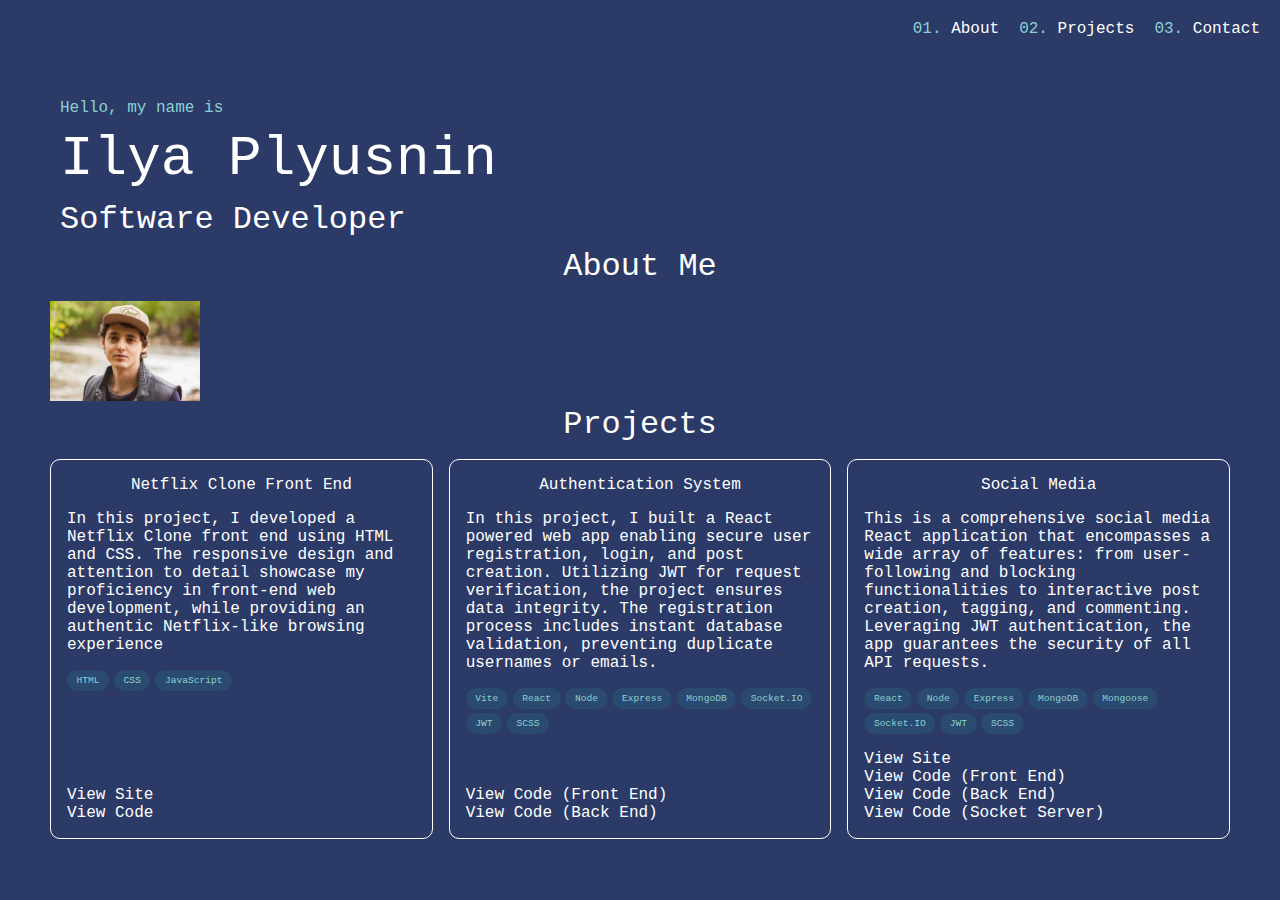
<file: index.html>
<!DOCTYPE html>
<html lang="en">
  <head>
    <meta charset="UTF-8" />
    <meta http-equiv="X-UA-Compatible" content="IE=edge" />
    <meta name="viewport" content="width=device-width, initial-scale=1.0" />
    <title>Portfolio</title>
    <link rel="stylesheet" href="css/styles.css" />
  </head>
  <body>
    <nav class="navbar">
      <a class="nav-item" href="#"
        ><span class="secondary-color">01.</span> About</a
      >
      <a class="nav-item" href="#"
        ><span class="secondary-color">02.</span> Projects</a
      >
      <a class="nav-item" href="#"
        ><span class="secondary-color">03.</span> Contact</a
      >
    </nav>

    <main>
      <div class="main-item my-name secondary-color">Hello, my name is</div>
      <div class="main-item full-name">Ilya Plyusnin</div>
      <div class="main-item job-title">Software Developer</div>

      <section class="about-me-container">
        <h1>About Me</h1>
        <img src="./img/profile.jpg" alt="" />
      </section>

      <section class="projects-container">
        <h1>Projects</h1>

        <div class="projects">
          <div class="project-item">
            <h4>Netflix Clone Front End</h4>
            <p class="project-description">
              In this project, I developed a Netflix Clone front end using HTML
              and CSS. The responsive design and attention to detail showcase my
              proficiency in front-end web development, while providing an
              authentic Netflix-like browsing experience
            </p>
            <section class="technology-container">
              <span class="technology">HTML</span>
              <span class="technology">CSS</span>
              <span class="technology">JavaScript</span>
            </section>
            <section class="view-links-container">
              <a
                href="https://netflix-clone-front-end-seven.vercel.app"
                target="_blank"
                >View Site</a
              >
              <a
                href="https://github.com/IlyaPlyusnin57/netflix-clone-front-end"
                target="_blank"
                >View Code</a
              >
            </section>
          </div>
          <div class="project-item">
            <h4>Authentication System</h4>
            <p class="project-description">
              In this project, I built a React powered web app enabling secure
              user registration, login, and post creation. Utilizing JWT for
              request verification, the project ensures data integrity. The
              registration process includes instant database validation,
              preventing duplicate usernames or emails.
            </p>
            <section class="technology-container">
              <span class="technology">Vite</span>
              <span class="technology">React</span>
              <span class="technology">Node</span>
              <span class="technology">Express</span>
              <span class="technology">MongoDB</span>
              <span class="technology">Socket.IO</span>
              <span class="technology">JWT</span>
              <span class="technology">SCSS</span>
            </section>
            <section class="view-links-container">
              <a
                href="https://github.com/IlyaPlyusnin57/authentication-front-end"
                target="_blank"
                >View Code (Front End)</a
              >
              <a
                href="https://github.com/IlyaPlyusnin57/authentication-back-end"
                target="_blank"
                >View Code (Back End)</a
              >
            </section>
          </div>
          <div class="project-item">
            <h4>Social Media</h4>
            <p class="project-description">
              This is a comprehensive social media React application that
              encompasses a wide array of features: from user-following and
              blocking functionalities to interactive post creation, tagging,
              and commenting. Leveraging JWT authentication, the app guarantees
              the security of all API requests.
            </p>
            <section class="technology-container">
              <span class="technology">React</span>
              <span class="technology">Node</span>
              <span class="technology">Express</span>
              <span class="technology">MongoDB</span>
              <span class="technology">Mongoose</span>
              <span class="technology">Socket.IO</span>
              <span class="technology">JWT</span>
              <span class="technology">SCSS</span>
            </section>
            <section class="view-links-container">
              <a
                href="https://social-media-frontend-drab.vercel.app/login"
                target="_blank"
                >View Site</a
              >
              <a
                href="https://github.com/IlyaPlyusnin57/social-media-frontend"
                target="_blank"
                >View Code (Front End)</a
              >
              <a
                href="https://github.com/IlyaPlyusnin57/social-media-backend"
                target="_blank"
                >View Code (Back End)</a
              >
              <a
                href="https://github.com/IlyaPlyusnin57/social-media-socket"
                target="_blank"
                >View Code (Socket Server)</a
              >
            </section>
          </div>
        </div>
      </section>
    </main>
  </body>
</html>
</file>
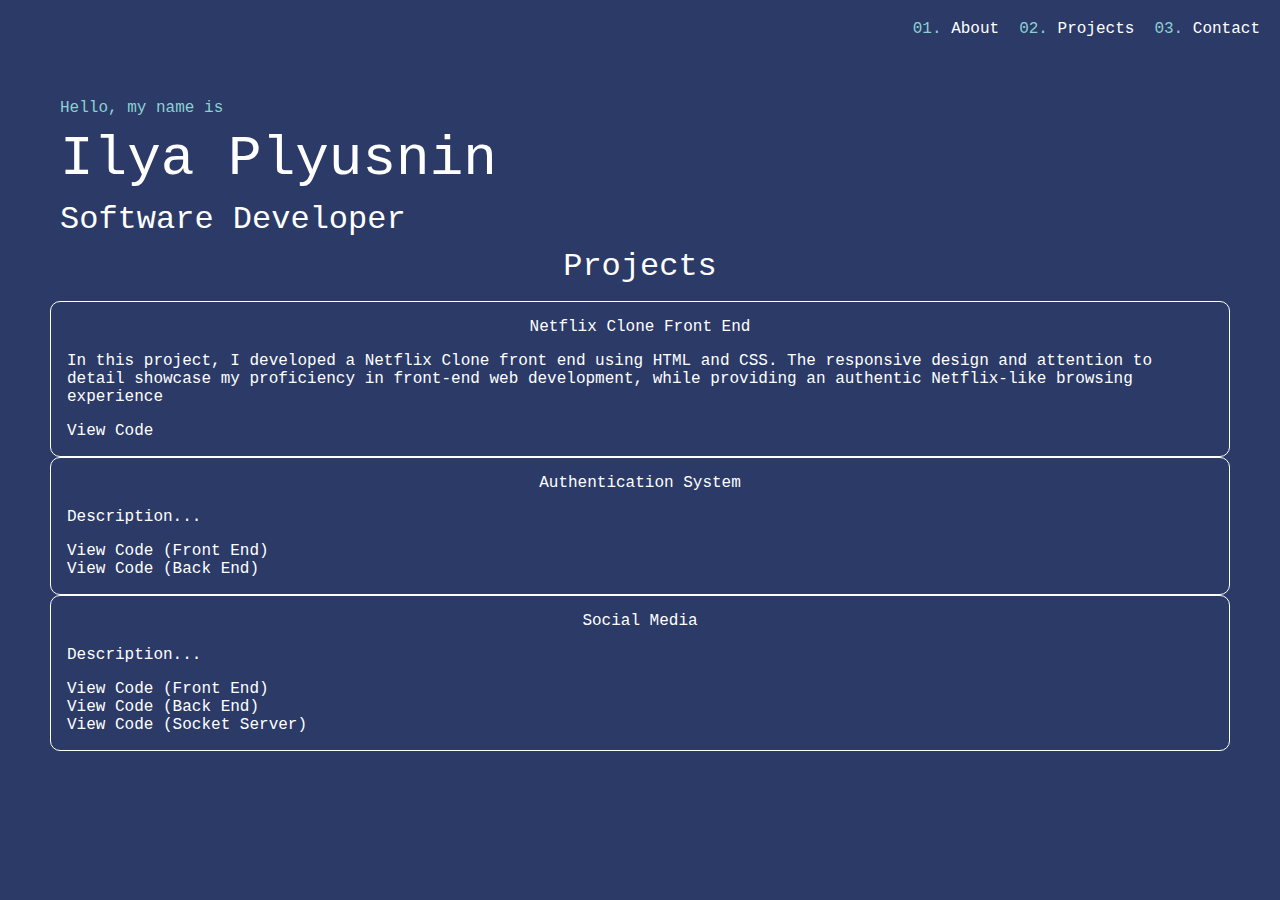
<file: html/index.html>
<!DOCTYPE html>
<html lang="en">
  <head>
    <meta charset="UTF-8" />
    <meta http-equiv="X-UA-Compatible" content="IE=edge" />
    <meta name="viewport" content="width=device-width, initial-scale=1.0" />
    <title>Document</title>
    <link rel="stylesheet" href="../css/styles.css" />
  </head>
  <body>
    <nav class="navbar">
      <a class="nav-item" href="#"
        ><span class="secondary-color">01.</span> About</a
      >
      <a class="nav-item" href="#"
        ><span class="secondary-color">02.</span> Projects</a
      >
      <a class="nav-item" href="#"
        ><span class="secondary-color">03.</span> Contact</a
      >
    </nav>

    <main>
      <div class="main-item my-name secondary-color">Hello, my name is</div>
      <div class="main-item full-name">Ilya Plyusnin</div>
      <div class="main-item job-title">Software Developer</div>

      <section class="section-container">
        <h1>Projects</h1>

        <div class="projects-container">
          <div class="project-item">
            <h4>Netflix Clone Front End</h4>
            <p class="project-description">
              In this project, I developed a Netflix Clone front end using HTML
              and CSS. The responsive design and attention to detail showcase my
              proficiency in front-end web development, while providing an
              authentic Netflix-like browsing experience
            </p>
            <a
              href="https://github.com/IlyaPlyusnin57/netflix-clone-front-end"
              target="_blank"
              >View Code</a
            >
          </div>
          <div class="project-item">
            <h4>Authentication System</h4>
            <p class="project-description">Description...</p>
            <a
              href="https://github.com/IlyaPlyusnin57/authentication-front-end"
              target="_blank"
              >View Code (Front End)</a
            >
            <a
              href="https://github.com/IlyaPlyusnin57/authentication-back-end"
              target="_blank"
              >View Code (Back End)</a
            >
          </div>
          <div class="project-item">
            <h4>Social Media</h4>
            <p class="project-description">Description...</p>
            <a
              href="https://github.com/IlyaPlyusnin57/social-media-frontend"
              target="_blank"
              >View Code (Front End)</a
            >
            <a
              href="https://github.com/IlyaPlyusnin57/social-media-backend"
              target="_blank"
              >View Code (Back End)</a
            >
            <a
              href="https://github.com/IlyaPlyusnin57/social-media-socket"
              target="_blank"
              >View Code (Socket Server)</a
            >
          </div>
        </div>
      </section>
    </main>
  </body>
</html>
</file>
<file: css/styles.css>
:root {
  --secondary-color: #8bd1d3;
  --secondary-color-transparent: #8bd0d300;
}

* {
  margin: 0;
  padding: 0;
  box-sizing: border-box;
}

body {
  background-color: #2b3a67;
  color: white;
  font-family: "Courier New", Courier, monospace, Verdana, sans-serif;
  font-size: 100%;
}

.secondary-color {
  color: var(--secondary-color);
}

.navbar {
  display: flex;
  justify-content: end;
}

.nav-item {
  padding: 0;
  margin-right: 20px;
  margin-top: 20px;
  color: white;
  text-decoration: none;
  /* text-decoration: solid underline 0.05rem var(--secondary-color-transparent); */
  border-bottom: 1px solid var(--secondary-color-transparent);
  font-family: "Courier New", Courier, monospace, Verdana, sans-serif;
  transition: all 0.3s ease-in;
}

.nav-item:hover {
  /* text-decoration-color: var(--secondary-color); */
  border-bottom-color: var(--secondary-color);
}

main {
  padding: 50px;
}

.main-item {
  margin: 10px;
}

.full-name {
  font-size: 3.5em;
  font-weight: 400;
}

.job-title {
  font-size: 2em;
}

section h1 {
  text-align: center;
  font-weight: 400;
  margin-bottom: 1rem;
}

.about-me-container img {
  height: 100px;
}

.projects {
  display: grid;
  grid-template-columns: repeat(3, 1fr);
  gap: 1rem;
}

@media (max-width: 1000px) {
  .projects {
    grid-template-columns: 1fr;
    grid-template-rows: repeat(3, 1fr);
  }
}

.project-item {
  padding: 1rem;
  border: 1px solid white;
  border-radius: 10px;
  display: flex;
  flex-direction: column;
}

.project-item h4 {
  text-align: center;
  font-weight: 300;
  margin-bottom: 1rem;
}

.project-description {
  margin-bottom: 1rem;
}

.technology-container {
  display: flex;
  flex-wrap: wrap;
  gap: 0.3rem;
}

.technology {
  font-size: 0.6rem;
  color: var(--secondary-color);
  background-color: rgba(45, 212, 191, 0.1);
  padding: 0.3rem 0.6rem;
  border-radius: 1rem;
}

.view-links-container {
  margin-top: 1rem;
  flex-grow: 1;
  display: flex;
  flex-direction: column;
  justify-content: flex-end;
}

/* unvisited link */
a:link {
  color: white;
  display: block;
  text-decoration: none;
}

/* visited link */
a:visited {
  color: white;
}

/* mouse over link */
a:hover {
  color: var(--secondary-color);
}

/* selected link */
a:active {
  color: white;
}
</file>
